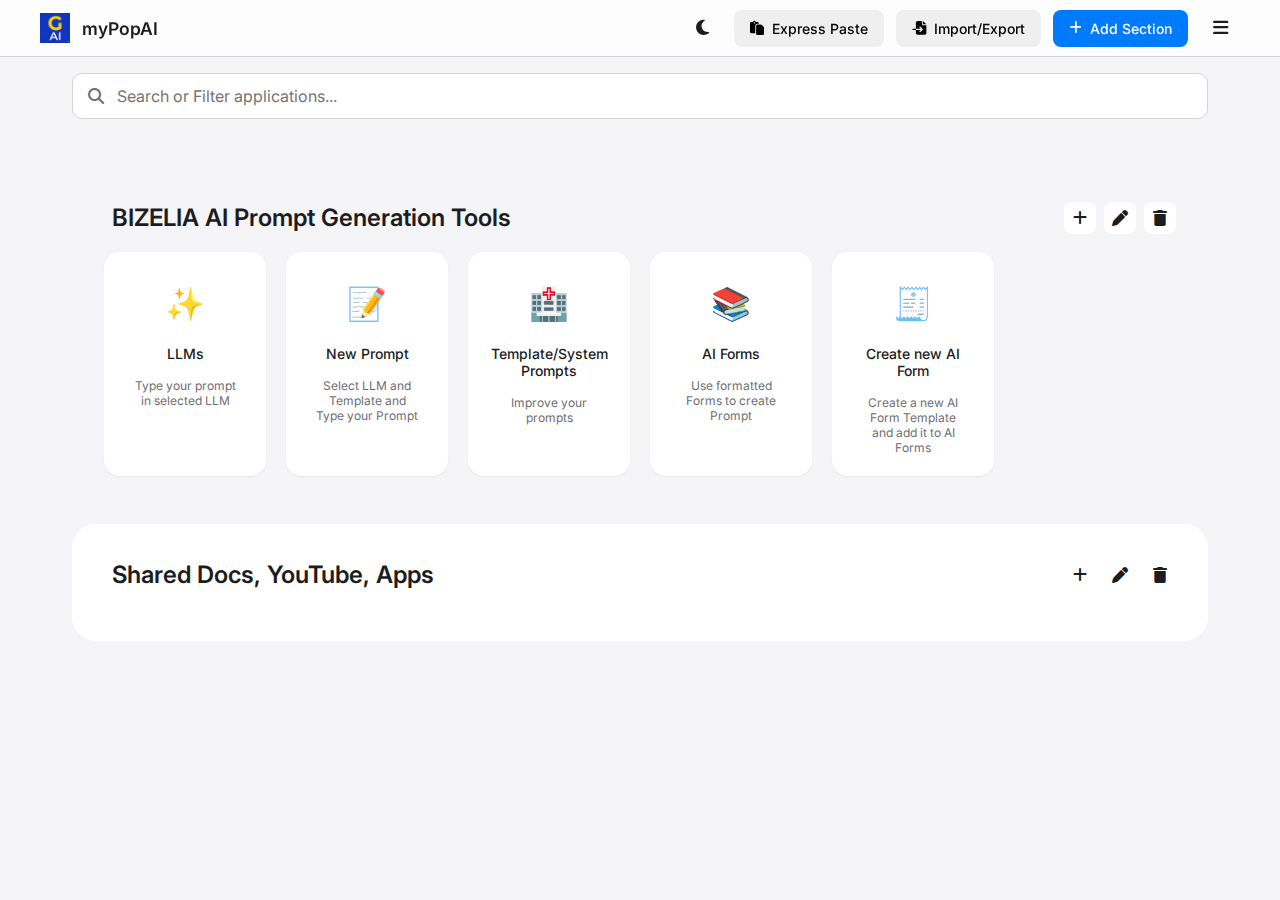
<file: index.html>
<!DOCTYPE html>
<html lang="en">
<head>
    <meta charset="UTF-8">
    <meta name="viewport" content="width=device-width, initial-scale=1.0">
    <title>myPopAI - Application Launcher</title>

    <!-- PWA Manifest -->
    <link rel="manifest" href="manifest.json">
    <link rel="icon" href="myPopAI-logo-small.jpg" type="image/svg+xml">
    <link rel="apple-touch-icon" href="myPopAI-logo.webp">

    <!-- Fonts -->
    <link rel="preconnect" href="https://fonts.googleapis.com">
    <link rel="preconnect" href="https://fonts.gstatic.com" crossorigin>
    <link href="https://fonts.googleapis.com/css2?family=Inter:wght@400;500;600;700&display=swap" rel="stylesheet">

    <!-- Font Awesome -->
    <link rel="stylesheet" href="https://cdnjs.cloudflare.com/ajax/libs/font-awesome/6.4.0/css/all.min.css">

    <link rel="stylesheet" href="styles.css">
</head>
<body data-theme="light">
    <!-- Header -->
    <header class="header">
        <div class="header-content">
            <div class="logo-container">
                <img class="logo-img" src="myPopAI-logo.jpg" alt="myPopAI Logo">
                <span class="logo-text">myPopAI</span>
            </div>
            <div class="header-actions">
                <button class="theme-toggle" id="themeToggle" aria-label="Toggle theme">
                    <i class="fas fa-moon"></i>
                </button>
                <button class="btn btn-danger" id="expressPasteBtn">
                    <i class="fas fa-paste"></i>
                    <span>Express Paste</span>
                </button>
                <button class="btn btn-success" id="importExportBtn">
                    <i class="fas fa-file-import"></i>
                    <span>Import/Export</span>
                </button>
                <button class="btn btn-primary" id="addSectionBtn">
                    <i class="fas fa-plus"></i>
                    <span>Add Section</span>
                </button>
                <button class="hamburger" id="hamburger-menu">
                    <i class="fas fa-bars"></i>
                </button>
            </div>
        </div>
        <nav class="nav" id="nav-menu">
            <button class="btn btn-secondary" id="installBtn" style="display: none;">
                <i class="fas fa-download"></i>
                <span>Install</span>
            </button>
            <div class="nav-separator"></div>
            <button class="btn btn-secondary" id="aboutBtn">
                <i class="fas fa-info-circle"></i>
                <span>About</span>
            </button>
        </nav>
    </header>

    <!-- Search/Filter Bar -->
    <div class="search-bar-container">
        <input type="text" id="searchInput" class="search-input" placeholder="Search or Filter applications...">
        <i class="fas fa-search search-icon"></i>
    </div>

    <!-- About Modal -->
    <div class="modal-overlay" id="aboutModal">
        <div class="modal">
            <div class="modal-header">
                <h2 class="modal-title">About myPopAI</h2>
                <button class="close-btn" id="closeAboutModal">
                    <i class="fas fa-times"></i>
                </button>
            </div>
            <div class="modal-content-about">
                <p><strong>myPopAI</strong> © 2026 - Powered by GRAPHTEC SAS.</p>
                <p>Version: 1.0.4 (Alpha)</p>
                <p>Developed with passion to make AI prompting and Apps more accessible and productive.</p>
                <p>For any questions, suggestions, or technical support, feel free to contact us: <a href="mailto:info@graphtec.fr">info@graphtec.fr</a></p>
            </div>
        </div>
    </div>

    <!-- Main Content -->
    <main class="main-content" id="sectionsContainer">
        <!-- Sections will be dynamically loaded here -->
    </main>
    <div class="empty-state" id="emptyState" style="display: none;">
        <i class="fas fa-layer-group"></i>
        <h3>No Sections Yet</h3>
        <p>Click "Add Section" to get started</p>
    </div>

    <!-- Add/Edit App Modal -->
    <div class="modal-overlay" id="appModal">
        <div class="modal">
            <div class="modal-header">
                <h2 class="modal-title" id="modalTitle">Add Apps</h2>
                <button class="close-btn" id="closeModal">
                    <i class="fas fa-times"></i>
                </button>
            </div>
            <form id="appForm">
                <div class="form-group">
                    <label class="form-label" for="appName">Doc / Application Name</label>
                    <input type="text" id="appName" class="form-input" placeholder="e.g., Gmail" required>
                </div>
                <div class="form-group">
                    <label class="form-label" for="appUrl">Shared Doc URL, YouTube</label>
                    <input type="text" id="appUrl" class="form-input" placeholder="e.g., https://mail.google.com" required>
                </div>
                <div class="form-group">
                    <label class="form-label" for="appIcon">Icon (Font Awesome or emoji)</label>
                    <input type="text" id="appIcon" class="form-input" placeholder="e.g., fas fa-envelope or 📧">
                    <p class="form-help">
                        <a href="https://fontawesome.com/search" target="_blank">Find an icon</a> | 
                        <a href="https://emojidb.org/llm-emojis?utm_source=user_search" target="_blank">Find an emoji</a>
                    </p>
                </div>
                <div class="form-group">
                    <label class="form-label" for="appDescription">Description (optional)</label>
                    <textarea id="appDescription" class="form-input" rows="3" placeholder="e.g., My primary email account"></textarea>
                </div>
                <div class="modal-actions">
                    <button type="button" class="btn btn-secondary" id="cancelBtn">Cancel</button>
                    <button type="submit" class="btn btn-primary">
                        <i class="fas fa-save"></i>
                        Save
                    </button>
                </div>
            </form>
        </div>
    </div>
    
    <!-- Add/Edit Section Modal -->
    <div class="modal-overlay" id="sectionModal">
        <div class="modal">
            <div class="modal-header">
                <h2 class="modal-title" id="sectionModalTitle">Add Section</h2>
                <button class="close-btn" id="closeSectionModal">
                    <i class="fas fa-times"></i>
                </button>
            </div>
            <form id="sectionForm">
                <div class="form-group">
                    <label class="form-label" for="sectionName">Section Name</label>
                    <input type="text" id="sectionName" class="form-input" placeholder="e.g., Work Apps" required>
                </div>
                <div class="modal-actions">
                    <button type="button" class="btn btn-secondary" id="cancelSectionBtn">Cancel</button>
                    <button type="submit" class="btn btn-primary">
                        <i class="fas fa-save"></i>
                        Save
                    </button>
                </div>
            </form>
        </div>
    </div>

    <!-- Move App Modal -->
    <div class="modal-overlay" id="moveAppModal">
        <div class="modal">
            <div class="modal-header">
                <h2 class="modal-title">Move App To...</h2>
                <button class="close-btn" id="closeMoveAppModal">
                    <i class="fas fa-times"></i>
                </button>
            </div>
            <div class="modal-content" id="moveAppSectionList">
                <!-- Section list will be dynamically populated here -->
            </div>
        </div>
    </div>

    <!-- Confirm Dialog -->
    <div class="modal-overlay" id="confirmDialog">
        <div class="modal">
            <div class="modal-header">
                <h2 class="modal-title">Confirm Action</h2>
                <button class="close-btn" id="closeConfirm">
                    <i class="fas fa-times"></i>
                </button>
            </div>
            <p class="form-label" id="confirmMessage" style="margin-bottom: 1.5rem;"></p>
            <div class="modal-actions">
                <button class="btn btn-secondary" id="confirmCancel">Cancel</button>
                <button class="btn btn-primary" id="confirmOk">
                    <i class="fas fa-check"></i>
                    Confirm
                </button>
            </div>
        </div>
    </div>

    <!-- Import/Export Modal -->
    <div class="modal-overlay" id="importExportModal">
        <div class="modal">
            <div class="modal-header">
                <h2 class="modal-title">Import / Export Configuration</h2>
                <button class="close-btn" id="closeImportExport">
                    <i class="fas fa-times"></i>
                </button>
            </div>
            <div class="form-group">
                <label class="form-label">Configuration (JSON)</label>
                <textarea id="configJson" class="form-input" rows="10" style="font-family: monospace; font-size: 0.85rem;"></textarea>
            </div>
            <div class="modal-actions">
                <button class="btn btn-secondary" id="exportConfigBtn">
                    <i class="fas fa-file-export"></i>
                    Export
                </button>
                <label for="importFile" class="btn btn-primary" style="cursor: pointer;">
                    <i class="fas fa-upload"></i>
                    Import from File
                </label>
                <input type="file" id="importFile" accept=".json" style="display: none;" />
            </div>
        </div>
    </div>

    <!-- Toast Container -->
    <div class="toast-container" id="toastContainer"></div>

<script src="app.js"></script>
</body>
</html>
</file>
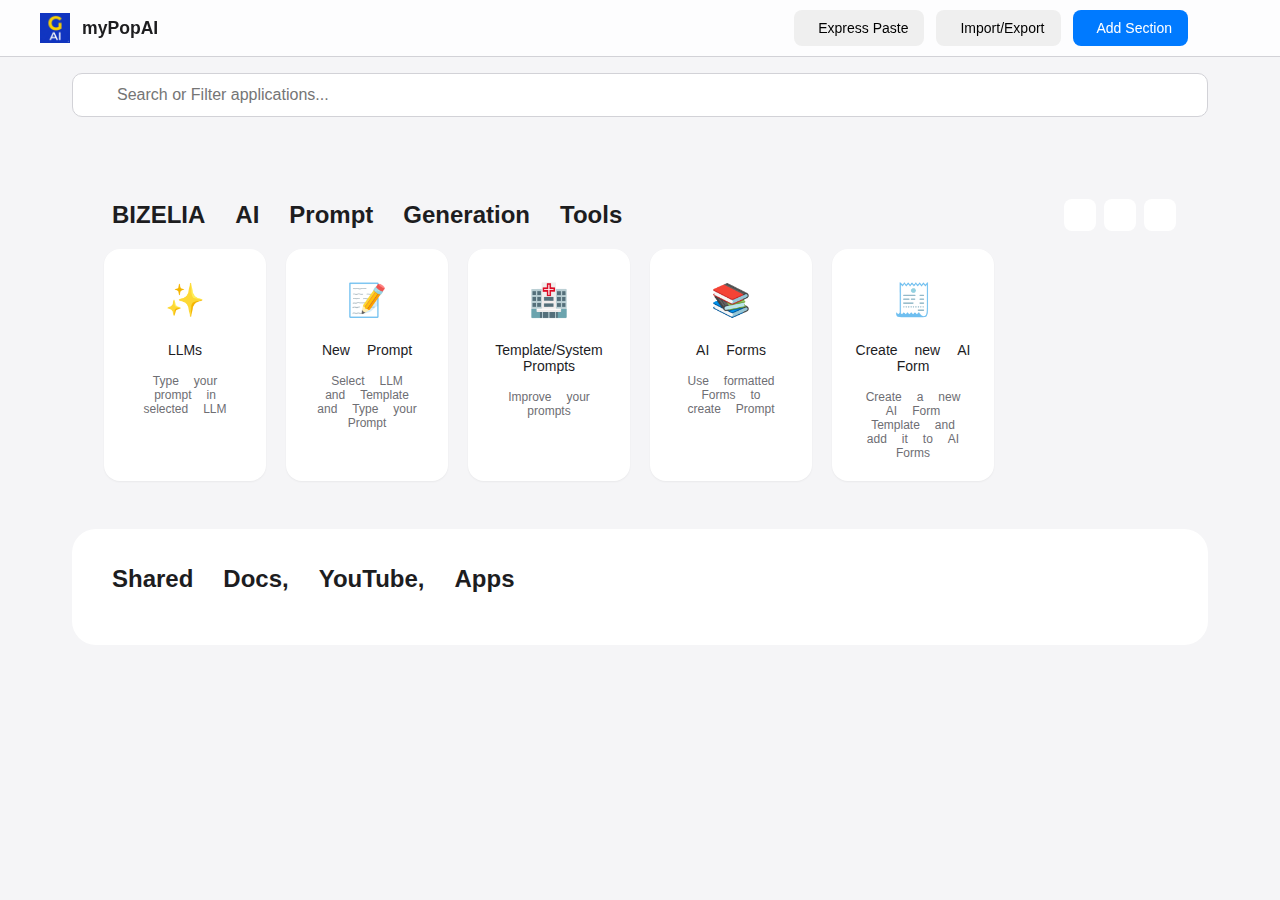
<file: share.html>
<!DOCTYPE html>
<html lang="en">
<head>
    <meta charset="UTF-8">
    <meta name="viewport" content="width=device-width, initial-scale=1.0">
    <title>Saving to myPopAI...</title>
    <link rel="stylesheet" href="styles.css">
    <style>
        body {
            display: flex;
            justify-content: center;
            align-items: center;
            height: 100vh;
            text-align: center;
        }
        .container {
            max-width: 400px;
        }
    </style>
</head>
<body>
    <div class="container">
        <h1>Saving link...</h1>
        <p>Your shared link is being added to myPopAI. You will be redirected shortly.</p>
    </div>
    <script src="share.js"></script>
</body>
</html>
</file>
<file: styles.css>
:root {
    /* Light Theme (Default) */
    --bg-primary: #f5f5f7;
    --bg-secondary: #ffffff;
    --bg-card: #ffffff;
    --text-primary: #1d1d1f;
    --text-secondary: #6e6e73;
    --accent: #007AFF;
    --accent-hover: #0051D5;
    --border: #d2d2d7;
    --shadow: 0 1px 2px rgba(0,0,0,0.05);
    --shadow-lg: 0 8px 24px rgba(0,0,0,0.1);
}

[data-theme="dark"] {
    --bg-primary: #000000;
    --bg-secondary: #1c1c1e;
    --bg-card: #2c2c2e;
    --text-primary: #f5f5f7;
    --text-secondary: #98989d;
    --accent: #0A84FF;
    --accent-hover: #409CFF;
    --border: #38383a;
    --shadow: 0 2px 8px rgba(0,0,0,0.3);
    --shadow-lg: 0 8px 24px rgba(0,0,0,0.5);
}

* {
    margin: 0;
    padding: 0;
    box-sizing: border-box;
}

body {
    font-family: 'Inter', -apple-system, BlinkMacSystemFont, 'Segoe UI', 'Segoe UI Emoji', 'Apple Color Emoji', 'Noto Color Emoji', Roboto, sans-serif;
    background: var(--bg-primary);
    color: var(--text-primary);
    min-height: 100vh;
    transition: background 0.3s ease, color 0.3s ease;
}

/* Header */
.header {
    background: rgba(255, 255, 255, 0.8);
    border-bottom: 1px solid var(--border);
    padding: 0.5rem 2rem; /* Reduced height */
    position: sticky;
    top: 0;
    z-index: 100;
    backdrop-filter: blur(20px);
    -webkit-backdrop-filter: blur(20px);
}

/* Search Bar */
.search-bar-container {
    padding: 1rem 2rem;
    max-width: 1200px;
    margin: 0 auto;
    display: flex;
    align-items: center;
    position: relative;
}

.search-input {
    width: 100%;
    padding: 0.75rem 1rem 0.75rem 2.75rem; /* Left padding for icon */
    background: var(--bg-secondary);
    border: 1px solid var(--border);
    border-radius: 10px;
    color: var(--text-primary);
    font-family: 'Inter', sans-serif;
    font-size: 1rem;
    transition: all 0.3s ease;
}

.search-input:focus {
    outline: none;
    border-color: var(--accent);
    box-shadow: 0 0 0 3px rgba(0, 122, 255, 0.2);
}

.search-icon {
    position: absolute;
    left: 3rem; /* Align with input padding */
    color: var(--text-secondary);
    font-size: 1rem;
}

[data-theme="dark"] .header {
    background: rgba(28, 28, 30, 0.7);
}

.header-content {
    max-width: 1200px;
    margin: 0 auto;
    display: flex;
    justify-content: space-between;
    align-items: center;
}

.logo-container {
    display: flex;
    align-items: center;
    gap: 0.75rem;
}

.logo-img {
    height: 30px; /* Reduced logo size */
    width: auto;
    object-fit: contain;
}

.logo-text {
    font-size: 1.1rem;
    font-weight: 600;
    color: var(--text-primary);
}

.header-actions {
    display: flex;
    gap: 0.75rem;
    align-items: center;
}

.hamburger {
    background: transparent;
    border: none;
    width: 40px;
    height: 40px;
    border-radius: 50%;
    cursor: pointer;
    display: flex;
    align-items: center;
    justify-content: center;
    color: var(--text-primary);
    transition: all 0.3s ease;
    font-size: 1.1rem;
}

.hamburger:hover {
    background: var(--bg-secondary);
}

.theme-toggle {
    background: transparent;
    border: none;
    width: 40px;
    height: 40px;
    border-radius: 50%;
    cursor: pointer;
    display: flex;
    align-items: center;
    justify-content: center;
    color: var(--text-primary);
    transition: all 0.3s ease;
    font-size: 1.1rem;
}

.theme-toggle:hover {
    background: var(--bg-secondary);
}
.nav {
    display: none;
    position: absolute;
    top: 100%;
    right: 1rem;
    background: var(--bg-card);
    flex-direction: column;
    padding: 0.5rem;
    gap: 0.5rem;
    border: 1px solid var(--border);
    border-radius: 12px;
    box-shadow: var(--shadow-lg);
    z-index: 110;
    min-width: 200px;
}

body.nav-active .nav {
    display: flex;
}

.nav-separator {
    height: 1px;
    background: var(--border);
    margin: 0.5rem 0;
}

.modal-content-about {
    padding: 1rem 0;
    color: var(--text-primary);
}

.modal-content-about p {
    margin-bottom: 0.75rem;
    line-height: 1.5;
}

.modal-content-about p:last-child {
    margin-bottom: 0;
}

.modal-content-about a {
    color: var(--accent);
    text-decoration: none;
}

.modal-content-about a:hover {
    text-decoration: underline;
}

.btn {
    padding: 0.625rem 1rem;
    border: none;
    border-radius: 8px;
    font-family: 'Inter', sans-serif;
    font-weight: 500;
    font-size: 0.875rem;
    cursor: pointer;
    transition: all 0.3s ease;
    display: flex;
    align-items: center;
    gap: 0.5rem;
    white-space: nowrap;
}

.btn-primary {
    background: var(--accent);
    color: white;
}

.btn-primary:hover {
    background: var(--accent-hover);
}

.btn-secondary {
    background: var(--bg-secondary);
    color: var(--text-primary);
    border: 1px solid var(--border);
}

.btn-secondary:hover {
    background: var(--border);
}

/* Main Content */
.main-content {
    padding: 2rem;
    max-width: 1200px;
    margin: 0 auto;
}

.app-section {
    padding: 2rem;
    border-radius: 24px;
    margin-bottom: 1rem;
}

.app-section:nth-child(even) {
    background: var(--bg-secondary);
}

.section-header {
    display: flex;
    justify-content: space-between;
    align-items: center;
    margin-bottom: 1rem;
}

.section-title {
    font-size: 1.5rem;
    font-weight: 600;
    color: var(--text-primary);
    padding: 0.25rem 0.5rem;
    border-radius: 8px;
    transition: background 0.2s ease-in-out;
}
.section-title[contenteditable="true"] {
    background: var(--bg-secondary);
    outline: 2px solid var(--accent);
    cursor: text;
}

.section-actions {
    display: flex;
    gap: 0.5rem;
}

.app-grid {
    display: grid;
    grid-template-columns: repeat(auto-fill, minmax(140px, 1fr));
    gap: 1.25rem;
}

.app-card {
    background: var(--bg-card);
    border: 1px solid transparent;
    border-radius: 16px;
    padding: 1.25rem;
    display: flex;
    flex-direction: column;
    align-items: center;
    gap: 0.75rem;
    cursor: pointer;
    transition: all 0.3s ease;
    position: relative;
    box-shadow: var(--shadow);
    /* --- ADD THIS LINE BELOW --- */
    text-decoration: none; 
}

.app-card:hover {
    transform: translateY(-4px);
    box-shadow: var(--shadow-lg);
    border-color: var(--accent);
}

.app-card:focus {
    outline: none;
    box-shadow: none;
}



.app-icon {
    width: 60px;
    height: 60px;
    display: flex;
    align-items: center;
    justify-content: center;
    font-size: 2rem;
    border-radius: 14px;
    transition: background 0.3s ease;
    overflow: hidden;
}

.app-name {
    font-weight: 500;
    font-size: 0.875rem;
    text-align: center;
    color: var(--text-primary);
}

.app-description {
    font-size: 0.75rem;
    color: var(--text-secondary);
    text-align: center;
    margin-top: 0.25rem;
    padding: 0 0.5rem; /* Add some horizontal padding */
    word-break: break-word; /* Break long words */
}

.app-url {
    display: none; /* Hidden by default for a cleaner look */
}

.app-actions {
    position: absolute;
    top: 0.5rem;
    right: 0.5rem;
    display: flex;
    gap: 0.25rem;
    opacity: 0;
    transition: opacity 0.3s ease;
    z-index: 10;
}

.app-card:hover .app-actions {
    opacity: 1;
}

.icon-btn {
    width: 28px;
    height: 28px;
    border: none;
    border-radius: 8px;
    background: rgba(255,255,255,0.7);
    backdrop-filter: blur(10px);
    color: var(--text-primary);
    cursor: pointer;
    display: flex;
    align-items: center;
    justify-content: center;
    transition: all 0.2s ease;
    font-size: 0.8rem;
}
[data-theme="dark"] .icon-btn {
    background: rgba(50,50,50,0.7);
}

.icon-btn:hover {
    background: var(--accent);
    color: white;
}
.section-actions .icon-btn {
    width: 32px;
    height: 32px;
    font-size: 1rem;
    background: var(--bg-secondary);
}

.empty-state {
    text-align: center;
    padding: 4rem 2rem;
    color: var(--text-secondary);
}

.empty-state i {
    font-size: 3rem;
    margin-bottom: 1rem;
    opacity: 0.3;
}

/* Modal */
.modal-overlay {
    position: fixed;
    top: 0;
    left: 0;
    right: 0;
    bottom: 0;
    background: rgba(0, 0, 0, 0.4);
    backdrop-filter: blur(10px);
    display: none;
    align-items: center;
    justify-content: center;
    z-index: 1000;
    animation: fadeIn 0.3s ease;
}

.modal-overlay.active {
    display: flex;
}

@keyframes fadeIn {
    from { opacity: 0; }
    to { opacity: 1; }
}

.modal {
    background: var(--bg-card);
    border-radius: 20px;
    padding: 2rem;
    max-width: 500px;
    width: 90%;
    box-shadow: var(--shadow-lg);
    animation: slideUp 0.3s ease;
    border: 1px solid var(--border);
}

@keyframes slideUp {
    from { transform: translateY(30px) scale(0.98); opacity: 0; }
    to { transform: translateY(0) scale(1); opacity: 1; }
}

.modal-header {
    display: flex;
    justify-content: space-between;
    align-items: center;
    margin-bottom: 1.5rem;
}

.modal-title {
    font-size: 1.25rem;
    font-weight: 600;
}

.close-btn {
    background: var(--bg-secondary);
    border: none;
    color: var(--text-primary);
    font-size: 1rem;
    cursor: pointer;
    width: 32px;
    height: 32px;
    display: flex;
    align-items: center;
    justify-content: center;
    border-radius: 50%;
    transition: all 0.2s ease;
}

.close-btn:hover {
    background: var(--border);
}

.form-group {
    margin-bottom: 1.25rem;
}

.form-label {
    display: block;
    margin-bottom: 0.5rem;
    color: var(--text-secondary);
    font-weight: 500;
    font-size: 0.875rem;
}

.form-input {
    width: 100%;
    padding: 0.75rem 1rem;
    background: var(--bg-primary);
    border: 1px solid var(--border);
    border-radius: 10px;
    color: var(--text-primary);
    font-family: 'Inter', sans-serif;
    font-size: 1rem;
    transition: all 0.3s ease;
}

.form-input:focus {
    outline: none;
    border-color: var(--accent);
    box-shadow: 0 0 0 3px rgba(0, 122, 255, 0.2);
}

.modal-actions {
    display: flex;
    gap: 0.75rem;
    justify-content: flex-end;
    margin-top: 1.5rem;
}

/* Toast */
.toast-container {
    position: fixed;
    bottom: 2rem;
    left: 50%;
    transform: translateX(-50%);
    z-index: 2000;
    display: flex;
    flex-direction: column;
    gap: 0.75rem;
}

.toast {
    background: var(--bg-card);
    border: 1px solid var(--border);
    border-radius: 20px;
    padding: 0.75rem 1.25rem;
    box-shadow: var(--shadow-lg);
    display: flex;
    align-items: center;
    gap: 0.75rem;
    min-width: 250px;
    animation: toastUp 0.5s cubic-bezier(0.21, 1.02, 0.73, 1);
    color: var(--text-primary);
    font-weight: 500;
    font-size: 0.875rem;
}

@keyframes toastUp {
    from { transform: translateY(100px) scale(0.8); opacity: 0; }
    to { transform: translateY(0) scale(1); opacity: 1; }
}

.toast.success {
    border-left: 4px solid #34C759;
}

.toast.error {
    border-left: 4px solid #FF3B30;
}

.toast-icon {
    font-size: 1rem;
}

.toast.success .toast-icon {
    color: #34C759;
}

.toast.error .toast-icon {
    color: #FF3B30;
}

/* Responsive */
@media (max-width: 768px) {
    .header {
        padding: 0.5rem 1rem;
    }

    .main-content {
        padding: 1.5rem 1rem;
    }
    
    #addSectionBtn span {
        display: none;
    }
    
    .app-grid {
        grid-template-columns: repeat(auto-fill, minmax(100px, 1fr));
        gap: 1rem;
    }
    
    .section-title {
        font-size: 1.25rem;
    }

    .app-card {
        padding: 1rem;
        border-radius: 12px;
    }
    
    .app-icon {
        width: 50px;
        height: 50px;
        font-size: 1.5rem;
    }

        .toast-container {

            width: 90%;

            bottom: 1rem;

        }

    }

    

    .form-help {

        font-size: 0.8rem;

        color: var(--text-secondary);

        margin-top: 0.5rem;

        text-align: right;

    }

    

    .form-help a {

        color: var(--accent);

        text-decoration: none;

    }

    

        .form-help a:hover {

    

    

    

            text-decoration: underline;

    

    

    

        }

    

    

    

        

    

    

    

        /* Preview Styles */

    

    

    

        .app-icon.icon-background {

    

    

    

            background: var(--bg-secondary);

    

    

    

        }

    

    

    

        

    

    

    

        .app-icon .app-preview-image {

    

    

    

            width: 100%;

    

    

    

            height: 100%;

    

    

    

            object-fit: cover;

    

    

    

        }

    

    

    

        

    

    

    

        .app-icon .app-file-icon {

    

    

    

            font-size: 2.5rem;

    

    

    

            color: var(--text-secondary);

    

    

    

        }
</file>
